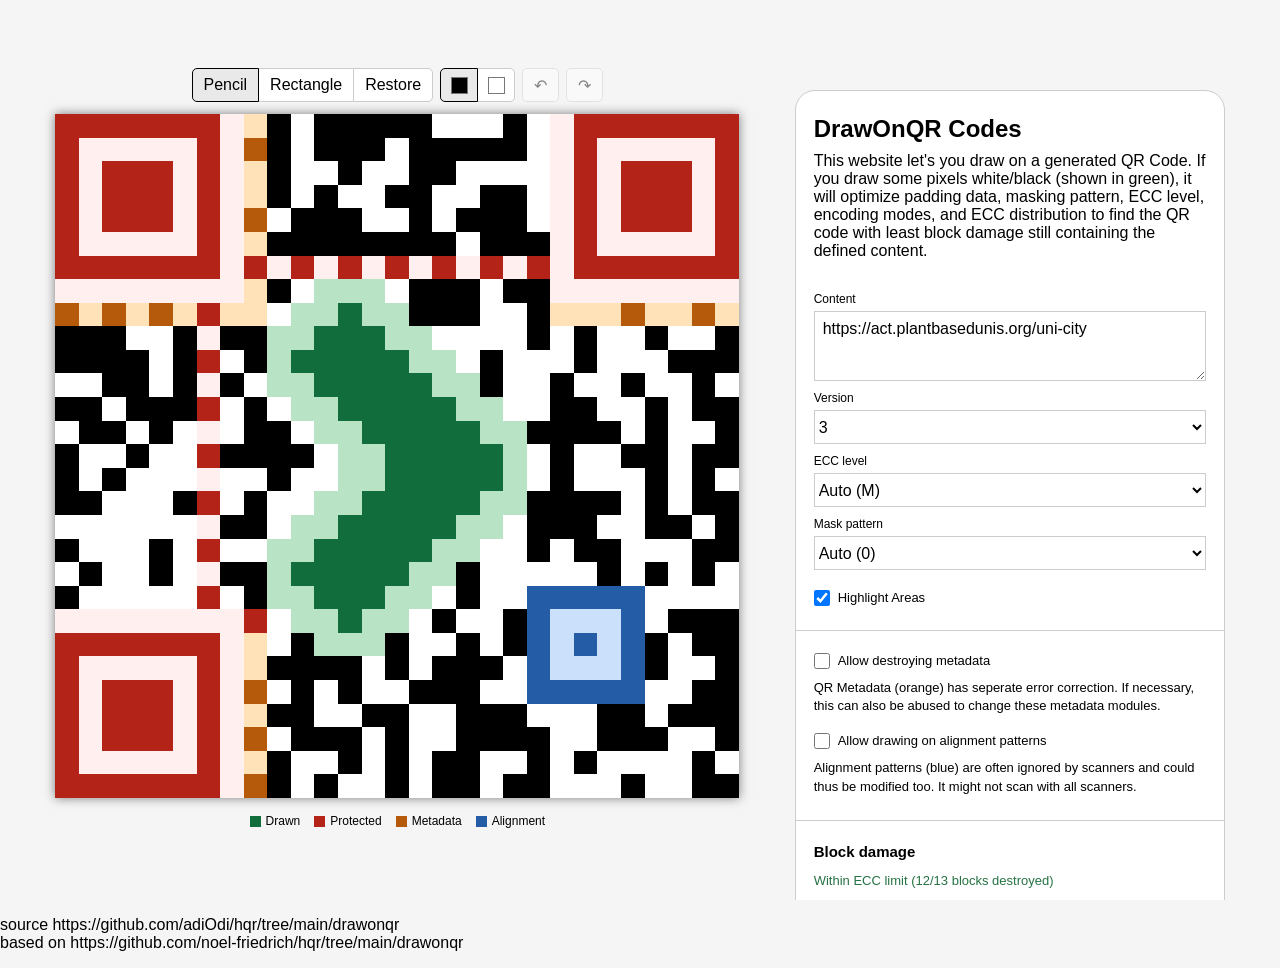
<file: drawonqr/index.html>
<!doctype html>
<html lang="en">
  <head>
    <meta charset="utf-8" />
    <meta name="viewport" content="width=device-width, initial-scale=1" />
    <title>DrawOnQR Codes</title>
    <link rel="stylesheet" href="css/main.css" />
  </head>
  <body>
    <main class="editor-layout">
      <section class="workspace" aria-label="QR drawing workspace">
        <div class="workspace-toolbar" aria-label="Drawing tools">
          <div class="tool-group" role="group" aria-label="Tool">
            <button type="button" data-tool="pencil" aria-pressed="true">Pencil</button>
            <button type="button" data-tool="rectangle" aria-pressed="false">Rectangle</button>
            <button type="button" data-tool="restore" aria-pressed="false">Restore</button>
          </div>
          <div class="tool-group colors" role="group" aria-label="Draw color">
            <button type="button" data-color="black" aria-label="Black" aria-pressed="true"><span class="swatch black"></span></button>
            <button type="button" data-color="white" aria-label="White" aria-pressed="false"><span class="swatch white"></span></button>
          </div>
          <button type="button" id="undo" title="Undo (Ctrl+Z)" aria-label="Undo" disabled>&#8630;</button>
          <button type="button" id="redo" title="Redo (Ctrl+Y)" aria-label="Redo" disabled>&#8631;</button>
        </div>
        <div class="grid-frame frame">
          <div class="qr-grid" id="qr-grid" tabindex="0" role="application" aria-label="Draw on QR code">
            <canvas id="qr-canvas" aria-hidden="true"></canvas>
          </div>
        </div>
        <div class="grid-legend" id="grid-legend" aria-label="Area colors">
          <span class="legend-item"><span class="legend-swatch drawn"></span>Drawn</span>
          <span class="legend-item"><span class="legend-swatch protected"></span>Protected</span>
          <span class="legend-item"><span class="legend-swatch metadata"></span>Metadata</span>
          <span class="legend-item"><span class="legend-swatch alignment"></span>Alignment</span>
        </div>
      </section>
      <div class="panel-container">
        <aside class="panel">
          <header class="panel-header">
            <h1>DrawOnQR Codes</h1>
            <p>
              This website let's you draw on a generated QR Code. If you draw
              some pixels white/black (shown in green), it will optimize padding
              data, masking pattern, ECC level, encoding modes, and ECC
              distribution to find the QR code with least block damage still
              containing the defined content.
            </p>
          </header>
          <section class="panel-section">
            <label class="field">
              <span>Content</span>
              <textarea id="content" rows="1" spellcheck="false">https://act.plantbasedunis.org/uni-city</textarea>
            </label>
            <label class="field">
              <span>Version</span>
              <select id="version">
                <option value="1">1</option><option value="2">2</option>
                <option value="3">3</option><option value="4">4</option>
                <option value="5">5</option><option value="6">6</option>
                <option value="7">7</option><option value="8">8</option>
                <option value="9">9</option><option value="10">10</option>
              </select>
            </label>
            <label class="field">
              <span>ECC level</span>
              <select id="ecc">
                <option value="auto">Auto</option>
                <option value="L">L</option><option value="M">M</option>
                <option value="Q">Q</option><option value="H">H</option>
              </select>
            </label>
            <label class="field">
              <span>Mask pattern</span>
              <select id="mask">
                <option value="auto">Auto</option>
                <option value="0">0</option><option value="1">1</option>
                <option value="2">2</option><option value="3">3</option>
                <option value="4">4</option><option value="5">5</option>
                <option value="6">6</option><option value="7">7</option>
              </select>
            </label>
            <div class="highlight-controls">
              <label class="check-row">
                <input type="checkbox" id="highlight-areas" checked />
                <span>Highlight Areas</span>
              </label>
            </div>
          </section>
          <section class="panel-section metadata">
            <label class="check-row">
              <input type="checkbox" id="allow-metadata" />
              <span>Allow destroying metadata</span>
            </label>
            <p>
              QR Metadata (orange) has seperate error correction. If necessary,
              this can also be abused to change these metadata modules.
            </p>
            <div id="metadata-blocks" hidden></div>
            <div class="alignment-option">
              <label class="check-row">
                <input type="checkbox" id="allow-alignment" />
                <span>Allow drawing on alignment patterns</span>
              </label>
              <p>
                Alignment patterns (blue) are often ignored by scanners and
                could thus be modified too. It might not scan with all scanners.
              </p>
            </div>
          </section>
          <section class="panel-section damage" aria-labelledby="damage-heading">
            <h2 id="damage-heading">Block damage</h2>
            <p id="status" role="status" aria-live="polite"></p>
            <div id="blocks"></div>
          </section>
          <section class="panel-section actions">
            <button type="button" id="svg" disabled>Download SVG</button>
            <button type="button" id="png" disabled>Download PNG</button>
            <button type="button" id="share" disabled>Share</button>
          </section>
        </aside>
      </div>
    </main>
    <script type="module" src="js/main.js"></script>
  <p>source https://github.com/adiOdi/hqr/tree/main/drawonqr<br>based on https://github.com/noel-friedrich/hqr/tree/main/drawonqr</p>
  </body>
</html>
</file>
<file: drawonqr/css/main.css>
* {
    box-sizing: border-box;
}

html,
body {
    min-width: 320px;
    min-height: 100%;
    margin: 0;
    --border: #ccc;
    --muted: #555;
    --workspace: #f5f5f5;
    --safe: #267244;
    --warning: #936300;
    --risky: #a14312;
    --invalid: #b42318;
    font-family: Arial, Helvetica, sans-serif;

    --default-shadow: 0 0 10px rgba(0, 0, 0, 0.5);
}

body {
    overflow: hidden;
    background: var(--workspace);
    color: #000;
}

button,
select,
textarea,
input {
    font: inherit;
}

button,
select,
textarea,
input[type="text"] {
    border: 1px solid var(--border);
    background: #fff;
    color: #000;
}

button {
    min-height: 34px;
    border-radius: 5px;
    padding: 0 11px;
    cursor: pointer;
}

button:hover {
    box-shadow: 0 0 5px rgba(0, 0, 0, 0.2);
}

button:active {
    transform: scale(0.97);
}

button:disabled {
    opacity: 0.45;
    cursor: default;
}

button:focus-visible,
select:focus-visible,
textarea:focus-visible,
input:focus-visible,
.qr-grid:focus-visible {
    outline: 2px solid #777;
    outline-offset: 2px;
}

.editor-layout {
    display: grid;
    grid-template-columns: minmax(0, 1fr) 430px;
    width: 100vw;
    height: 100vh;
}

.workspace {
    display: flex;
    min-width: 0;
    min-height: 0;
    flex-direction: column;
    align-items: center;
    justify-content: center;
    gap: 12px;
    padding: 14px;
    overflow: hidden;
    background: var(--workspace);
    user-select: none;
}

.workspace-toolbar {
    display: flex;
    flex-wrap: wrap;
    justify-content: center;
    gap: 7px;
}

.tool-group {
    display: flex;
}

.tool-group button {
    border-radius: 0;
}

.tool-group button:first-child {
    border-radius: 5px 0 0 5px;
}

.tool-group button:last-child {
    border-radius: 0 5px 5px 0;
}

.tool-group button + button {
    margin-left: -1px;
}

button[aria-pressed="true"] {
    position: relative;
    z-index: 1;
    border-color: #000;
    background: #e9e9e9;
}

.colors button {
    display: grid;
    width: 38px;
    padding: 0;
    place-items: center;
}

.swatch {
    width: 17px;
    height: 17px;
    border: 1px solid #777;
}

.swatch.black {
    background: #000;
}

.swatch.white {
    background: #fff;
}

.grid-frame {
    display: grid;
    width: min(76vh, calc(100vw - 470px), 780px);
    max-width: 100%;
    aspect-ratio: 1;
    place-items: center;
    overflow: hidden;
    background: #ddd;

    box-shadow: var(--default-shadow);
}

.qr-grid {
    position: relative;
    width: 100%;
    aspect-ratio: 1;
    background: #fff;
    cursor: crosshair;
    touch-action: none;
}

.qr-grid canvas {
    position: absolute;
    inset: 0;
    width: 100%;
    height: 100%;
    image-rendering: pixelated;
    image-rendering: crisp-edges;
    pointer-events: none;
}

.panel {
    height: 100vh;
    overflow-y: auto;
    border-left: 1px solid var(--border);
    background: #fff;
}

.panel-header,
.panel-section,
.notice {
    padding-right: 18px;
    padding-left: 18px;
}

.panel-header {
    padding-top: 24px;
    padding-bottom: 10px;
}

.panel-header > p {
    margin: 0;
}

h1 {
    margin: 0 0 9px;
    font-size: 24px;
}

.panel-section {
    padding-top: 22px;
    padding-bottom: 24px;
    border-bottom: 1px solid var(--border);
}

h2 {
    margin: 0 0 13px;
    font-size: 15px;
}

.field {
    display: grid;
    gap: 5px;
    margin-bottom: 10px;
}

.field > span {
    font-size: 12px;
}

.field select {
    width: 100%;
    height: 34px;
}

.field textarea {
    width: 100%;
    min-height: 70px;
    padding: 8px;
    resize: vertical;
}

.field input[type="text"] {
    width: 100%;
    height: 34px;
    padding: 0 8px;
}

.highlight-controls {
    display: grid;
    gap: 9px;
    margin-top: 20px;
}

.check-row {
    display: flex;
    align-items: flex-start;
    gap: 8px;
    margin: 0;
    cursor: pointer;
    font-size: 13px;
}

.check-row input {
    width: 16px;
    height: 16px;
    margin: 0;
}

.field textarea { min-width: 0; }
#qr-grid.is-optimizing { cursor: progress; }
.frame.is-invalid { background: #fff0ef; }

.grid-legend {
    display: flex;
    flex-wrap: wrap;
    justify-content: center;
    gap: 7px 14px;
    min-height: 22px;
    font-size: 12px;
}

.grid-legend[hidden] { display: none; }
.legend-item { display: flex; align-items: center; gap: 5px; }
.legend-swatch { width: 11px; height: 11px; }
.legend-swatch.drawn { background: #126d3c; }
.legend-swatch.protected { background: #b42318; }
.legend-swatch.metadata { background: #b45a0a; }
.legend-swatch.alignment { background: #245ca6; }

#status {
    color: var(--safe);
    font-size: 13px;
    min-height: 1em;
}

#status.is-working { color: var(--muted); }
#status.is-error { color: var(--invalid); }
#blocks, #metadata-blocks { display: grid; gap: 10px; }
#metadata-blocks[hidden] { display: none; }
.metadata p { margin: 10px 0 0; font-size: 13px; line-height: 1.4; }
.alignment-option { margin-top: 18px; }
#metadata-blocks:not([hidden]) { margin-top: 13px; }
.block { font-size: 12px; }
.block-label { display: flex; justify-content: space-between; margin-bottom: 4px; }
meter { display: block; width: 100%; height: 12px; }
.block.is-invalid { color: var(--invalid); }
.actions button { width: 100%; }

.actions {
    display: grid;
    grid-template-columns: repeat(auto-fit, minmax(140px, 1fr));
    gap: 8px;
}

@media (min-width: 1200px) {
    .editor-layout {
        --padding-left-to-panel: calc(
            (100vw - 430px - min(76vh, calc(100vw - 470px), 780px)) / 3
        );

        grid-template-columns: minmax(0, 1fr) calc(
                430px + var(--padding-left-to-panel)
            );
        overflow: visible;
    }

    .panel-container {
        height: 100vh;
        overflow-y: auto;
    }

    .panel {
        border: 1px solid var(--border);
        border-radius: 20px;
        margin-top: 10vh;
        margin-bottom: 10vh;
        height: fit-content;
        margin-right: var(--padding-left-to-panel);
    }
}

@media (max-width: 900px) {
    body {
        overflow: auto;
    }

    .editor-layout {
        display: block;
        width: 100%;
        height: auto;
    }

    .workspace {
        overflow: visible;
    }

    .grid-frame {
        width: min(calc(100vw - 28px), 72svh);
    }

    .panel {
        height: auto;
        overflow: visible;
        border-top: 1px solid var(--border);
        border-left: 0;
    }
}
</file>
